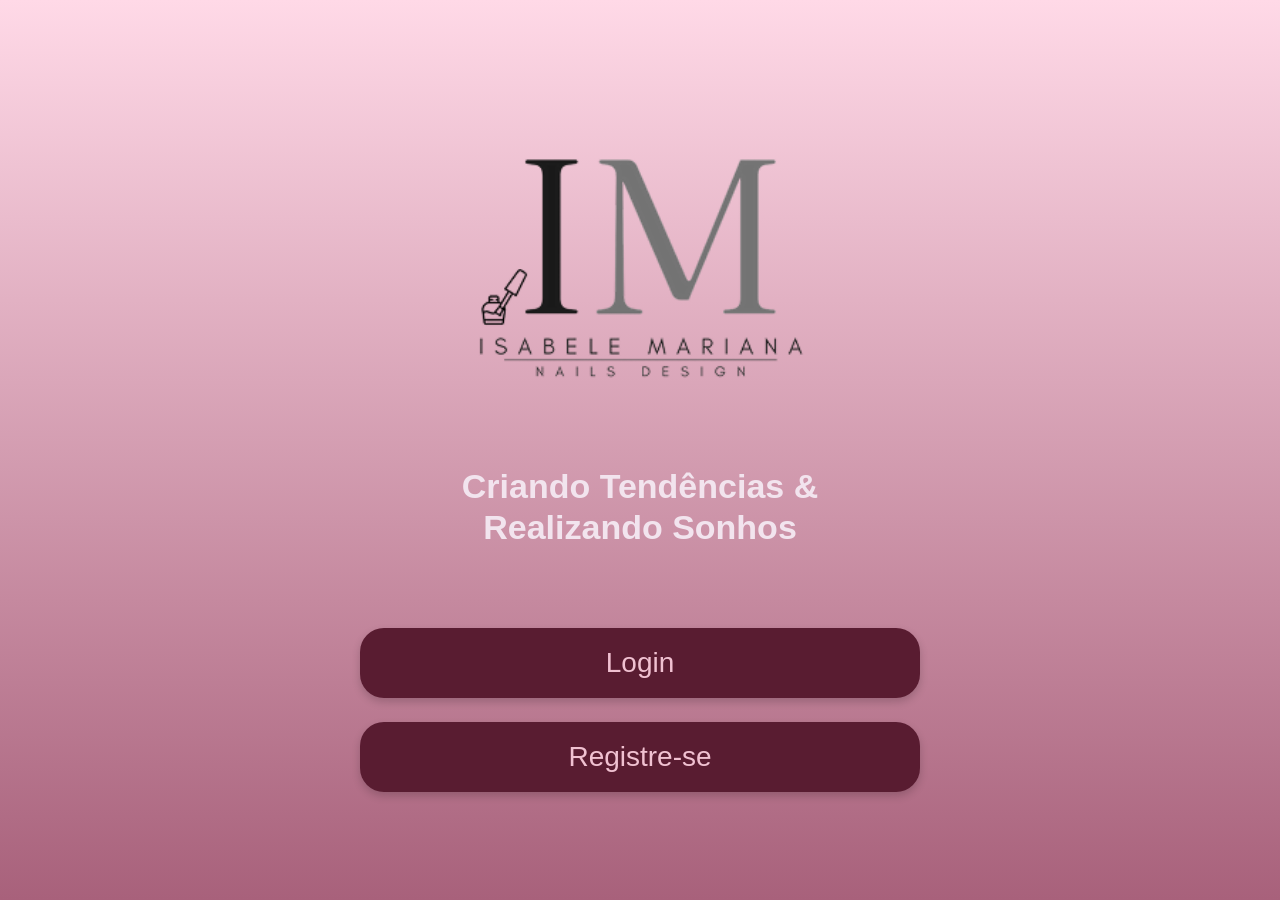
<file: index.html>
<!DOCTYPE html>
<html lang="pt-BR">

<head>
  <meta charset="UTF-8">
  <meta name="viewport" content="width=device-width, initial-scale=1.0">
  <link rel="stylesheet" href="style.css">
  <title>Aplicativo Isabele Mariana</title>
</head>

<body>
  <div class="container">
    <div class="logo-section">
      <img src="assets/image 1.png" alt="IM Isabele Mariana Nails Design" class="logo-image">

    </div>

    <div class="tagline-section">
      <p class="tagline">Criando Tendências & Realizando Sonhos</p>
    </div>

    <div class="buttons-section">
      <a href="Login.html" class="btn btn-login">Login</a>
      <a href="registro.html" class="btn btn-register">Registre-se</a>
    </div>
  </div>
</body>

</html>
</file>
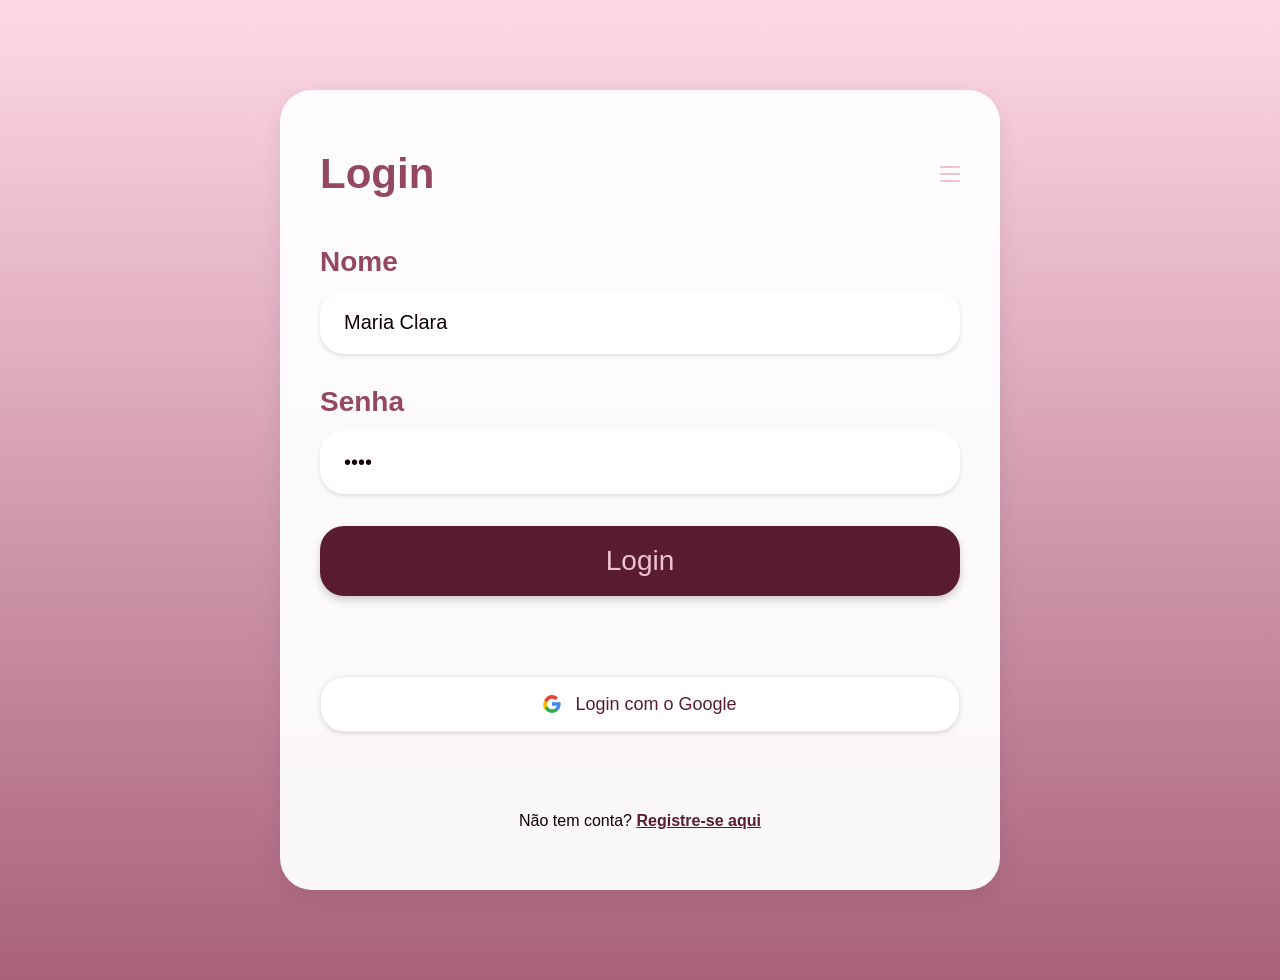
<file: dashboard.html>
<!DOCTYPE html>
<html lang="pt-BR">

<head>
  <meta charset="UTF-8">
  <meta name="viewport" content="width=device-width, initial-scale=1.0">
  <link rel="stylesheet" href="style.css">
  <title>Dashboard - Aplicativo Isabele Mariana</title>
</head>

<body>
  <div class="container">
    <div class="dashboard-header">
      <div class="logo-section">
        <img src="assets/image 1.png" alt="IM Isabele Mariana Nails Design" class="logo-image">
      </div>
      
      <button class="btn-logout" onclick="handleLogout()">Sair</button>
    </div>

    <div class="dashboard-content">
      <h1 id="user-greeting">Bem-vindo!</h1>
      
      <div class="dashboard-info">
        <div class="user-info">
          <h2>Informações da Conta</h2>
          <p><strong>Nome:</strong> <span id="user-name">-</span></p>
          <p><strong>Email:</strong> <span id="user-email">-</span></p>
          <p><strong>Foto:</strong></p>
          <img id="user-picture" src="" alt="Foto de perfil" class="user-picture">
        </div>

        <div class="booking-section">
          <h2>Agendar Serviço</h2>
          <p>Use o botão abaixo para seguir ao agendamento.</p>
          <button class="btn btn-login" onclick="window.location.href='principal.html'">Agendar Serviço</button>
        </div>
      </div>
    </div>
  </div>

  <script src="https://accounts.google.com/gsi/client" async defer></script>
  <script src="auth.js"></script>
  <script>
    // Carregar dados do usuário
    document.addEventListener('DOMContentLoaded', function() {
      const userData = checkAuth();
      
      if (!userData) {
        // Redirecionar para login se não autenticado
        window.location.href = 'Login.html';
        return;
      }
      
      // Preencher informações do usuário
      document.getElementById('user-greeting').textContent = `Bem-vindo, ${userData.given_name}!`;
      document.getElementById('user-name').textContent = userData.name;
      document.getElementById('user-email').textContent = userData.email;
      
      if (userData.picture) {
        document.getElementById('user-picture').src = userData.picture;
      }
    });
  </script>
</body>

</html>
</file>
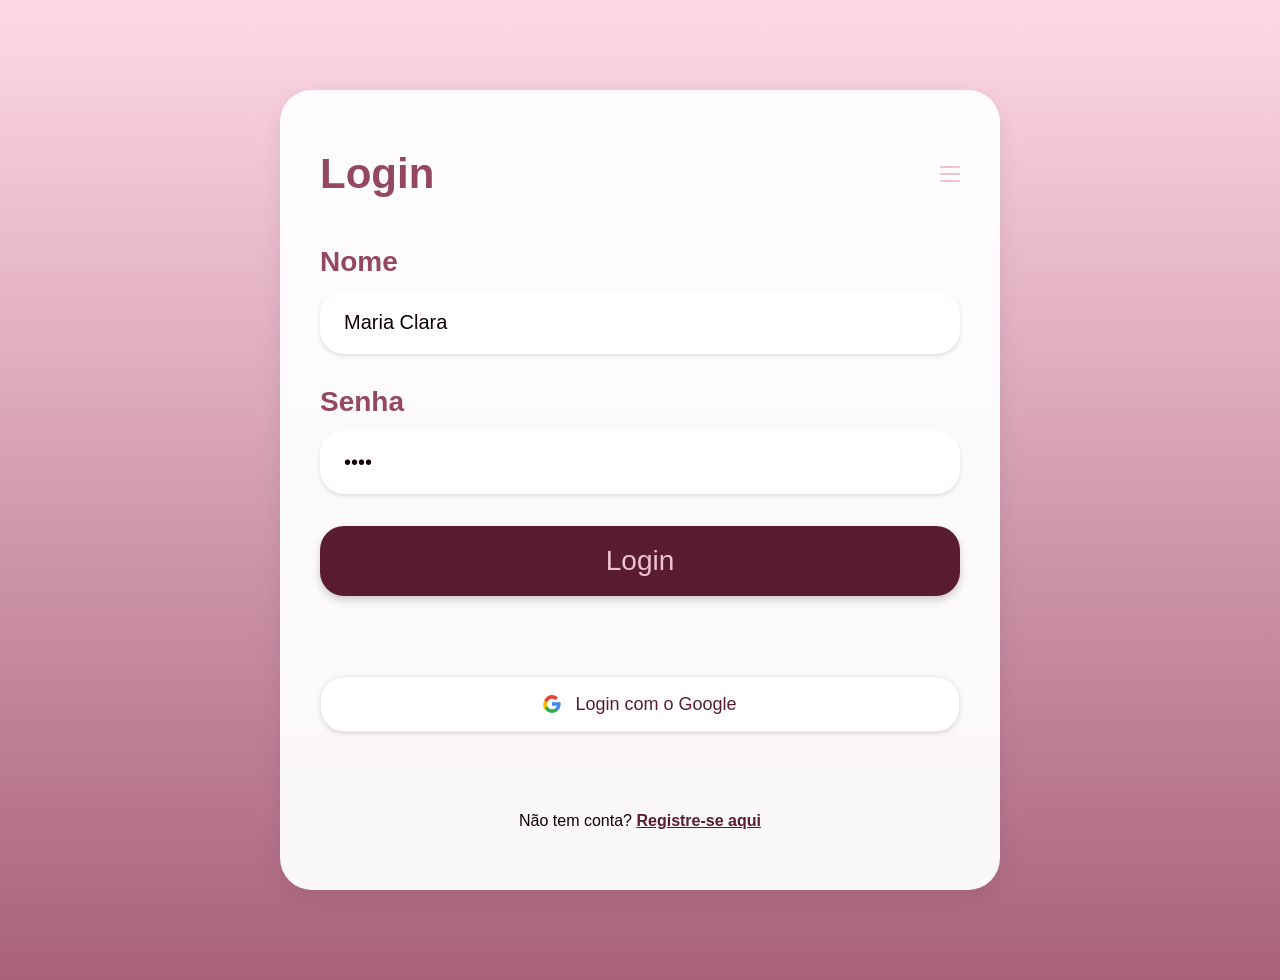
<file: Login.html>
<!DOCTYPE html>
<html lang="pt-BR">

<head>
  <meta charset="UTF-8">
  <meta name="viewport" content="width=device-width, initial-scale=1.0">
  <link rel="stylesheet" href="style.css">
  <title>Login</title>
</head>

  <div class="login-page">
    <div class="login-container">
      <header class="login-header">
        <h1>Login</h1>
        <div class="menu-icon" aria-hidden="true">
          <span></span>
          <span></span>
          <span></span>
        </div>
      </header>

      <form id="loginForm" class="login-form" onsubmit="return handleLocalLogin(event)">
        <div class="form-group">
          <label class="field-label" for="nome">Nome</label>
          <input id="nome" name="nome" type="text" class="input-field" value="Maria Clara" required>
        </div>

        <div class="form-group">
          <label class="field-label" for="senha">Senha</label>
          <input id="senha" name="senha" type="password" class="input-field" value="1234" required>
        </div>

        <button type="submit" class="btn btn-login">Login</button>
      </form>

      <button type="button" class="btn btn-google" onclick="handleGoogleLogin()">
        <span class="google-icon" aria-hidden="true">
          <svg width="18" height="18" viewBox="0 0 18 18" fill="none" xmlns="http://www.w3.org/2000/svg">
            <path d="M17.64 9.20454C17.64 8.56636 17.5782 7.95545 17.4627 7.37273H9V10.82H13.8436C13.6764 11.9255 13.0773 12.8445 12.1336 13.4473V15.5627H14.8682C16.63 13.9991 17.64 11.8 17.64 9.20454Z" fill="#4285F4" />
            <path d="M9 18C11.43 18 13.4327 17.1418 14.8682 15.5627L12.1336 13.4473C11.3218 14.0118 10.2527 14.3227 9 14.3227C6.66545 14.3227 4.71636 12.7764 4.17636 10.6027H1.34273V12.7973C2.77727 15.9818 5.71636 18 9 18Z" fill="#34A853" />
            <path d="M4.17636 10.6027C4.04545 10.1027 3.96 9.57273 3.96 9.02273C3.96 8.47273 4.04545 7.94273 4.17636 7.44273V5.24727H1.34273C0.617273 6.72727 0.18 8.32727 0.18 9.99727C0.18 11.6673 0.617273 13.2673 1.34273 14.7473L4.17636 10.6027Z" fill="#FBBC05" />
            <path d="M9 3.67727C10.3655 3.67727 11.5782 4.17273 12.4991 5.08273L15.0064 2.57545C13.4264 0.981818 11.43 0 9 0C5.71636 0 2.77727 2.01818 1.34273 5.20273L4.17636 7.44273C4.71636 5.26909 6.66545 3.67727 9 3.67727Z" fill="#EA4335" />
          </svg>
        </span>
        Login com o Google
      </button>

      <p class="login-footer">Não tem conta? <a href="registro.html" class="login-link">Registre-se aqui</a></p>
    </div>
  </div>

  <script src="auth.js"></script>
  <script src="https://accounts.google.com/gsi/client" async defer onload="initializeGoogleSignIn()"></script>
</body>

</html>
</file>
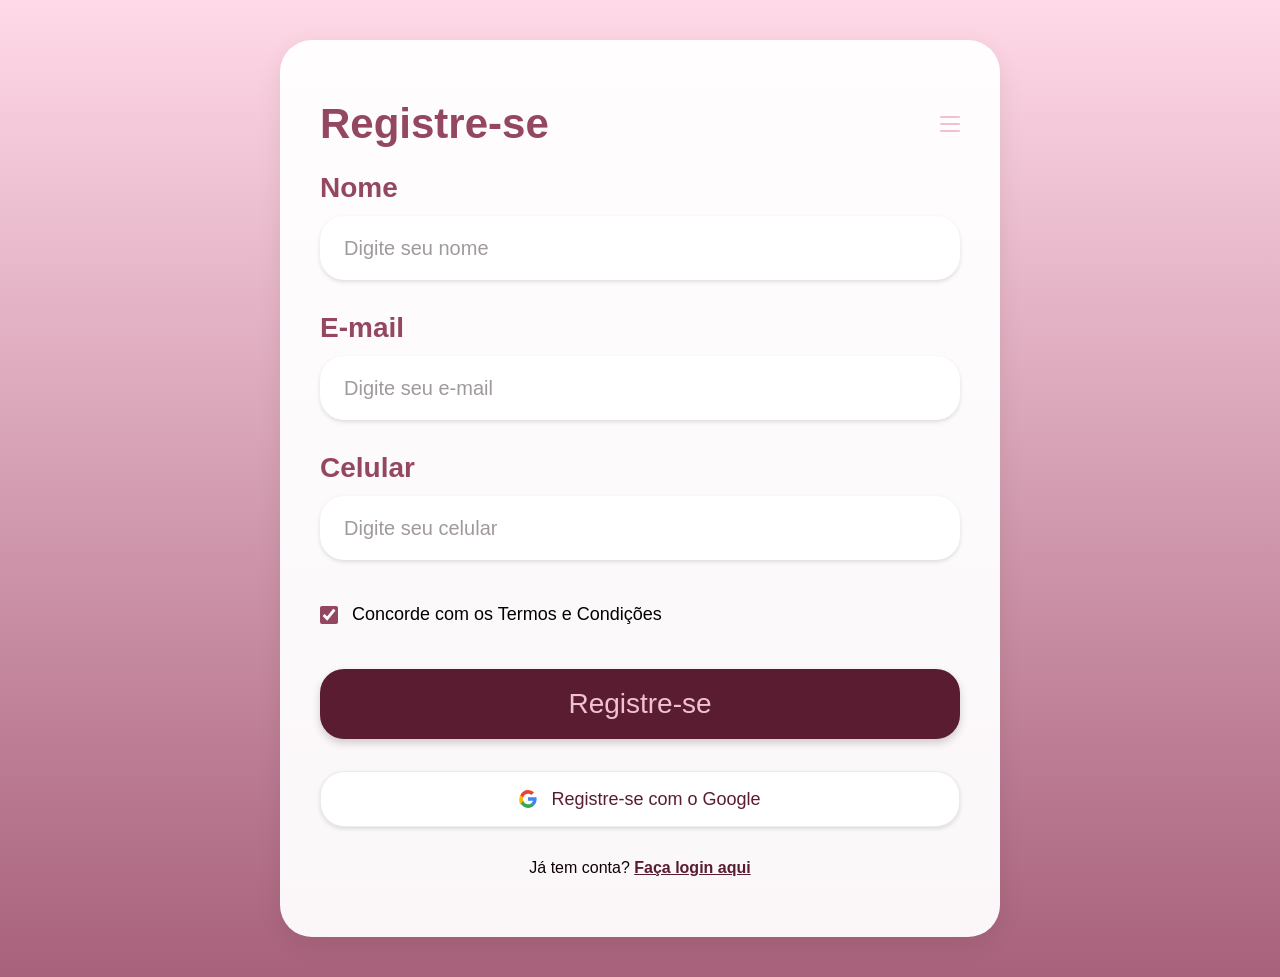
<file: registro.html>
<!DOCTYPE html>
<html lang="pt-BR">

<head>
  <meta charset="UTF-8">
  <meta name="viewport" content="width=device-width, initial-scale=1.0">
  <link rel="stylesheet" href="style.css">
  <title>Registre-se</title>
</head>

<body>
  <div class="register-page">
    <div class="register-container">
      <header class="register-header">
        <h1>Registre-se</h1>
        <div class="menu-icon" aria-hidden="true">
          <span></span>
          <span></span>
          <span></span>
        </div>
      </header>

      <form class="register-form">
        <div class="form-group">
          <label class="field-label" for="nome">Nome</label>
          <input id="nome" name="nome" type="text" class="input-field" placeholder="Digite seu nome">
        </div>

        <div class="form-group">
          <label class="field-label" for="email">E-mail</label>
          <input id="email" name="email" type="email" class="input-field" placeholder="Digite seu e-mail">
        </div>

        <div class="form-group">
          <label class="field-label" for="celular">Celular</label>
          <input id="celular" name="celular" type="tel" class="input-field" placeholder="Digite seu celular">
        </div>

        <label class="checkbox-label">
          <input type="checkbox" checked>
          <span>Concorde com os Termos e Condições</span>
        </label>

        <button type="submit" class="btn btn-register">Registre-se</button>
      </form>

      <button type="button" class="btn btn-google" onclick="handleGoogleLogin()">
        <span class="google-icon" aria-hidden="true">
          <svg width="18" height="18" viewBox="0 0 18 18" fill="none" xmlns="http://www.w3.org/2000/svg">
            <path d="M17.64 9.20454C17.64 8.56636 17.5782 7.95545 17.4627 7.37273H9V10.82H13.8436C13.6764 11.9255 13.0773 12.8445 12.1336 13.4473V15.5627H14.8682C16.63 13.9991 17.64 11.8 17.64 9.20454Z" fill="#4285F4" />
            <path d="M9 18C11.43 18 13.4327 17.1418 14.8682 15.5627L12.1336 13.4473C11.3218 14.0118 10.2527 14.3227 9 14.3227C6.66545 14.3227 4.71636 12.7764 4.17636 10.6027H1.34273V12.7973C2.77727 15.9818 5.71636 18 9 18Z" fill="#34A853" />
            <path d="M4.17636 10.6027C4.04545 10.1027 3.96 9.57273 3.96 9.02273C3.96 8.47273 4.04545 7.94273 4.17636 7.44273V5.24727H1.34273C0.617273 6.72727 0.18 8.32727 0.18 9.99727C0.18 11.6673 0.617273 13.2673 1.34273 14.7473L4.17636 10.6027Z" fill="#FBBC05" />
            <path d="M9 3.67727C10.3655 3.67727 11.5782 4.17273 12.4991 5.08273L15.0064 2.57545C13.4264 0.981818 11.43 0 9 0C5.71636 0 2.77727 2.01818 1.34273 5.20273L4.17636 7.44273C4.71636 5.26909 6.66545 3.67727 9 3.67727Z" fill="#EA4335" />
          </svg>
        </span>
        Registre-se com o Google
      </button>

      <p class="login-footer">Já tem conta? <a href="Login.html" class="login-link">Faça login aqui</a></p>
    </div>
  </div>

  <script src="auth.js"></script>
  <script src="https://accounts.google.com/gsi/client" async defer onload="initializeGoogleSignIn()"></script>
</body>

</html>
</file>
<file: style.css>
* {
  margin: 0;
  padding: 0;
  box-sizing: border-box;
}

body {
  font-family: "Segoe UI", Tahoma, Geneva, Verdana, sans-serif;
  background: linear-gradient(to bottom, #ffd9e7, #a8617b);
  min-height: 100vh;
  display: flex;
  align-items: center;
  justify-content: center;
  padding: 40px 20px;
}

a {
  text-decoration: none;
  color: inherit;
}

.container {
  width: 100%;
  max-width: 720px;
  display: flex;
  flex-direction: column;
  align-items: center;
  gap: 80px;
}

.logo-section {
  display: flex;
  flex-direction: column;
  align-items: center;
  gap: 12px;
  margin-top: 40px;
}

.logo-image {
  width: 340px;
  max-width: 100%;
  height: auto;
  object-fit: contain;
}

.logo-text {
  font-size: 26px;
  font-weight: 600;
  letter-spacing: 10px;
  color: #110107;
  margin-top: 12px;
}

.logo-subtitle {
  font-size: 14px;
  font-weight: 400;
  letter-spacing: 2px;
  color: #110107;
}

.tagline-section {
  display: flex;
  justify-content: center;
  width: 100%;
}

.tagline {
  font-size: 34px;
  font-weight: 600;
  color: #f2e4ee;
  text-align: center;
  line-height: 1.2;
  max-width: 520px;
}

.buttons-section {
  display: flex;
  flex-direction: column;
  gap: 24px;
  width: 100%;
  max-width: 560px;
}

.btn {
  width: 100%;
  height: 70px;
  border: none;
  border-radius: 24px;
  font-size: 28px;
  font-weight: 400;
  font-family: "Segoe UI", Tahoma, Geneva, Verdana, sans-serif;
  cursor: pointer;
  box-shadow: 0px 4px 8px rgba(0, 0, 0, 0.18);
  transition: transform 0.2s ease, opacity 0.2s ease;
  display: inline-flex;
  justify-content: center;
  align-items: center;
}

.btn-login,
.btn-register {
  background-color: #591c31;
  color: #f0c1d1;
}

.btn-login:hover,
.btn-register:hover {
  opacity: 0.9;
  transform: translateY(-2px);
}

.login-page {
  width: 100%;
  min-height: 100vh;
  display: flex;
  align-items: center;
  justify-content: center;
  padding: 40px 20px;
}

.login-container {
  width: 100%;
  max-width: 720px;
  display: flex;
  flex-direction: column;
  gap: 48px;
  padding: 60px 40px;
  background: rgba(255, 255, 255, 0.95);
  border-radius: 32px;
  box-shadow: 0px 8px 24px rgba(0, 0, 0, 0.08);
}

.login-header {
  width: 100%;
  display: flex;
  justify-content: space-between;
  align-items: center;
}

.login-header h1 {
  font-size: 42px;
  font-weight: 600;
  color: #934761;
}

.menu-icon {
  display: flex;
  flex-direction: column;
  gap: 5px;
}

.menu-icon span {
  width: 20px;
  height: 2px;
  background: #f0c1d1;
  border-radius: 4px;
}

.login-form {
  display: flex;
  flex-direction: column;
  gap: 32px;
}

.form-group {
  display: flex;
  flex-direction: column;
  gap: 12px;
}

.form-group .btn-login,
.form-group .btn-register {
  height: 64px;
  font-size: 24px;
  margin-top: 8px;
}

.field-label {
  font-size: 28px;
  font-weight: 700;
  color: #934761;
}

.input-field {
  width: 100%;
  height: 64px;
  background: #ffffff;
  border: none;
  border-radius: 24px;
  box-shadow: 0px 2px 4px rgba(0, 0, 0, 0.12);
  padding: 0 24px;
  font-size: 20px;
  color: #110107;
}

.input-field::placeholder {
  color: rgba(17, 1, 7, 0.4);
}

.btn-google {
  width: 100%;
  height: 56px;
  display: inline-flex;
  align-items: center;
  justify-content: center;
  gap: 14px;
  background: #ffffff;
  color: #591c31;
  font-size: 18px;
  font-weight: 500;
  border: 1px solid rgba(145, 128, 140, 0.16);
  border-radius: 24px;
  box-shadow: 0px 2px 4px rgba(0, 0, 0, 0.12);
  margin-top: 32px;
  transition: transform 0.2s ease, background 0.2s ease, opacity 0.2s ease;
  white-space: nowrap;
}

.btn-google:hover {
  background: #f6e6ec;
  transform: translateY(-1px);
  opacity: 0.95;
}

.google-icon {
  display: inline-flex;
  align-items: center;
  justify-content: center;
}

.principal-page {
  width: 100%;
  min-height: 100vh;
  display: flex;
  align-items: center;
  justify-content: center;
  padding: 40px 20px;
  background: #934761;
}

.principal-card {
  width: 100%;
  max-width: 420px;
  background: #934761;
  border-radius: 40px;
  padding: 24px 20px 18px;
  box-shadow: 0px 24px 60px rgba(0, 0, 0, 0.18);
  display: flex;
  flex-direction: column;
  gap: 28px;
}

.hero-row {
  display: flex;
  justify-content: space-between;
  align-items: center;
  gap: 18px;
}

.hero-copy {
  display: flex;
  flex-direction: column;
  gap: 10px;
}

.hero-title {
  font-size: 30px;
  font-weight: 600;
  color: #f0c1d1;
  margin: 0;
}

.hero-subtitle {
  font-size: 20px;
  font-weight: 300;
  color: #f2e4ee;
  margin: 0;
}

.hero-avatar {
  width: 100px;
  height: 100px;
  border-radius: 999px;
  overflow: hidden;
  border: 4px solid rgba(255, 255, 255, 0.24);
  box-shadow: 0px 10px 30px rgba(0, 0, 0, 0.18);
}

.hero-avatar img {
  width: 100%;
  height: 100%;
  object-fit: cover;
}

.search-card {
  width: 100%;
}

.search-wrapper {
  position: relative;
  width: 100%;
}

.search-input {
  width: 100%;
  height: 59px;
  border-radius: 20px;
  border: none;
  padding: 0 24px;
  font-size: 19px;
  color: #934761;
  background: #f6f6f6;
  box-shadow: 0px 2px 4px rgba(0, 0, 0, 0.25);
}

.search-input::placeholder {
  color: #934761;
  opacity: 0.8;
}

.search-icon {
  position: absolute;
  right: 18px;
  top: 50%;
  transform: translateY(-50%);
  display: inline-flex;
  align-items: center;
  justify-content: center;
}

.white-panel {
  width: 100%;
  background: #f6f6f6;
  border-radius: 40px 40px 20px 20px;
  padding: 24px 22px 28px;
}

.service-list {
  display: grid;
  gap: 16px;
}

.service-item {
  width: 100%;
  background: #ffffff;
  border: none;
  border-radius: 18px;
  padding: 16px 18px;
  display: flex;
  align-items: center;
  gap: 18px;
  cursor: pointer;
  transition: transform 0.2s ease, background 0.2s ease;
}

.service-item:hover {
  background: #f2d9e4;
}

.service-item.selected {
  background: #f2d9e4;
}
.service-thumb {
  width: 72px;
  height: 72px;
  border-radius: 18px;
  overflow: hidden;
  background: #934761;
}

.service-thumb img {
  width: 100%;
  height: 100%;
  object-fit: cover;
}

.service-label {
  font-size: 20px;
  font-weight: 700;
  color: #591c31;
  text-align: left;
}

.register-page {
  width: 100%;
  max-width: 720px;
  display: flex;
  justify-content: center;
  align-items: center;
}

.page-header {
  display: flex;
  justify-content: space-between;
  gap: 24px;
  align-items: flex-start;
  flex-wrap: wrap;
}

.eyebrow {
  margin-bottom: 12px;
  color: #934761;
  font-size: 16px;
  font-weight: 700;
  text-transform: uppercase;
  letter-spacing: 1.2px;
}

.page-title {
  font-size: 44px;
  font-weight: 700;
  color: #591c31;
  line-height: 1.05;
  max-width: 520px;
}

.page-subtitle {
  margin-top: 18px;
  font-size: 20px;
  line-height: 1.7;
  color: #60454f;
  max-width: 560px;
}

.status-chip {
  align-self: flex-start;
  background: rgba(89, 28, 49, 0.08);
  color: #591c31;
  border: 1px solid rgba(89, 28, 49, 0.12);
  border-radius: 999px;
  padding: 14px 18px;
  font-size: 14px;
  font-weight: 700;
  white-space: nowrap;
}

.selection-grid {
  display: grid;
  grid-template-columns: repeat(3, minmax(0, 1fr));
  gap: 18px;
}

.selection-card {
  background: #ffffff;
  border: 1px solid rgba(147, 71, 97, 0.12);
  border-radius: 28px;
  padding: 28px;
  min-height: 220px;
  display: flex;
  flex-direction: column;
  justify-content: space-between;
  transition: transform 0.2s ease, border-color 0.2s ease, box-shadow 0.2s ease;
  cursor: pointer;
}

.selection-card:hover {
  transform: translateY(-4px);
  border-color: #934761;
  box-shadow: 0px 18px 30px rgba(147, 71, 97, 0.12);
}

.card-badge {
  display: inline-flex;
  background: rgba(147, 71, 97, 0.08);
  color: #934761;
  border-radius: 999px;
  padding: 10px 14px;
  font-size: 13px;
  font-weight: 700;
  margin-bottom: 16px;
}

.card-title {
  font-size: 24px;
  font-weight: 700;
  color: #591c31;
  margin-bottom: 14px;
}

.card-desc {
  font-size: 16px;
  line-height: 1.75;
  color: #68515f;
  flex: 1;
}

.card-footer {
  display: flex;
  justify-content: space-between;
  align-items: center;
  gap: 12px;
  margin-top: 22px;
}

.card-pill {
  background: rgba(89, 28, 49, 0.08);
  color: #591c31;
  border-radius: 999px;
  padding: 10px 14px;
  font-size: 14px;
  font-weight: 700;
}

.card-meta {
  font-size: 14px;
  color: #7f5f6f;
}

.info-panel {
  background: rgba(255, 227, 236, 0.75);
  border: 1px solid rgba(147, 71, 97, 0.14);
  border-radius: 28px;
  padding: 26px 28px;
}

.info-panel h2 {
  font-size: 24px;
  color: #591c31;
  margin-bottom: 12px;
}

.info-panel p {
  font-size: 17px;
  line-height: 1.75;
  color: #664f59;
}

.actions-row {
  display: flex;
  gap: 18px;
  justify-content: flex-end;
  flex-wrap: wrap;
}

.btn-secondary {
  width: auto;
  min-width: 170px;
  background: #f6e6ec;
  color: #591c31;
  border: 1px solid rgba(147, 71, 97, 0.16);
}

.btn-primary {
  width: auto;
  min-width: 170px;
  background: #591c31;
  color: #fbe1eb;
}


.register-page {
  width: 100%;
  max-width: 720px;
  display: flex;
  justify-content: center;
  align-items: center;
}

.register-container {
  width: 100%;
  background: rgba(255, 255, 255, 0.95);
  border-radius: 32px;
  box-shadow: 0px 8px 24px rgba(0, 0, 0, 0.08);
  padding: 60px 40px;
}

.register-header {
  display: flex;
  justify-content: space-between;
  align-items: center;
  margin-bottom: 24px;
}

.register-header h1 {
  font-size: 42px;
  font-weight: 600;
  color: #934761;
}

.register-form {
  display: flex;
  flex-direction: column;
  gap: 32px;
}

.checkbox-label {
  display: flex;
  align-items: center;
  gap: 14px;
  color: #000000;
  font-size: 18px;
  font-weight: 500;
  margin: 12px 0;
}

.checkbox-label input {
  width: 18px;
  height: 18px;
  accent-color: #934761;
}

@media (max-width: 780px) {
  body {
    padding: 30px 18px;
  }

  .container {
    gap: 60px;
  }

  .logo-image {
    width: 280px;
  }

  .logo-text {
    font-size: 24px;
  }

  .tagline {
    font-size: 30px;
  }

  .btn {
    height: 64px;
    font-size: 24px;
  }

  .register-container {
    padding: 48px 32px 44px;
  }

  .register-header h1 {
    font-size: 36px;
  }

  .login-container {
    padding: 48px 32px 44px;
    gap: 40px;
  }

  .login-header h1 {
    font-size: 36px;
  }

  .field-label {
    font-size: 24px;
  }

  .input-field {
    height: 56px;
    font-size: 18px;
  }

  .form-group .btn-login,
  .form-group .btn-register {
    height: 56px;
    font-size: 20px;
  }

  .btn-google {
    height: 52px;
    font-size: 16px;
    margin-top: 28px;
  }
}

@media (max-width: 480px) {
  body {
    padding: 20px 12px;
  }

  .container {
    gap: 40px;
  }

  .logo-image {
    width: 240px;
  }

  .logo-text {
    font-size: 22px;
  }

  .tagline {
    font-size: 24px;
    max-width: 100%;
  }

  .btn {
    height: 56px;
    font-size: 20px;
  }

  .register-container {
    padding: 32px 24px 28px;
  }

  .register-header h1 {
    font-size: 28px;
  }

  .login-container {
    padding: 32px 24px 28px;
    gap: 32px;
  }

  .login-header h1 {
    font-size: 28px;
  }

  .field-label {
    font-size: 20px;
  }

  .input-field {
    height: 48px;
    font-size: 16px;
    padding: 0 16px;
  }

  .form-group .btn-login,
  .form-group .btn-register {
    height: 52px;
    font-size: 18px;
  }

  .btn-google {
    height: 48px;
    font-size: 14px;
    margin-top: 24px;
  }
}

/* Dashboard Styles */
.dashboard-header {
  width: 100%;
  display: flex;
  justify-content: space-between;
  align-items: center;
  margin-bottom: 40px;
  padding: 20px;
  background: rgba(255, 255, 255, 0.1);
  border-radius: 20px;
}

.dashboard-header .logo-section {
  margin: 0;
  flex: 1;
}

.dashboard-header .logo-image {
  width: 120px;
}

.btn-logout {
  padding: 12px 32px;
  background: #591c31;
  color: #f0c1d1;
  border: none;
  border-radius: 20px;
  font-size: 16px;
  font-weight: 600;
  cursor: pointer;
  transition: opacity 0.2s ease, transform 0.2s ease;
}

.btn-logout:hover {
  opacity: 0.9;
  transform: translateY(-2px);
}

.dashboard-content {
  width: 100%;
  background: rgba(255, 255, 255, 0.95);
  border-radius: 32px;
  padding: 40px;
  box-shadow: 0px 8px 24px rgba(0, 0, 0, 0.08);
}

.dashboard-content h1 {
  font-size: 40px;
  font-weight: 600;
  color: #591c31;
  margin-bottom: 32px;
}

.dashboard-content h2 {
  font-size: 28px;
  font-weight: 600;
  color: #934761;
  margin-bottom: 20px;
}

.dashboard-info {
  display: grid;
  grid-template-columns: 1fr 1fr;
  gap: 32px;
}

.user-info,
.booking-section {
  padding: 24px;
  background: #f9f5f7;
  border-radius: 16px;
}

.user-info p,
.booking-section p {
  font-size: 16px;
  color: #110107;
  margin-bottom: 12px;
}

.user-picture {
  width: 120px;
  height: 120px;
  border-radius: 50%;
  object-fit: cover;
  margin-top: 12px;
  border: 3px solid #591c31;
}

.login-footer {
  margin-top: 32px;
  text-align: center;
  font-size: 16px;
  color: #110107;
}

.login-link {
  color: #591c31;
  font-weight: 600;
  text-decoration: underline;
  cursor: pointer;
  transition: opacity 0.2s ease;
}

.login-link:hover {
  opacity: 0.8;
}

/* Google Sign-In Button Customization */
#google-signin-button {
  display: flex;
  justify-content: center;
  margin-top: 32px;
}

/* Responsive Dashboard */
@media (max-width: 780px) {
  .dashboard-header {
    flex-direction: column;
    gap: 20px;
    text-align: center;
  }

  .dashboard-header .logo-image {
    width: 100px;
  }

  .dashboard-content {
    padding: 32px 24px;
  }

  .dashboard-info {
    grid-template-columns: 1fr;
    gap: 24px;
  }

  .login-footer {
    margin-top: 24px;
    font-size: 14px;
  }
}

@media (max-width: 480px) {
  .dashboard-header {
    padding: 16px;
  }

  .dashboard-header .logo-image {
    width: 80px;
  }

  .btn-logout {
    padding: 10px 24px;
    font-size: 14px;
  }

  .dashboard-content {
    padding: 24px 16px;
  }

  .dashboard-content h1 {
    font-size: 28px;
    margin-bottom: 24px;
  }

  .dashboard-content h2 {
    font-size: 20px;
  }

  .dashboard-info {
    gap: 16px;
  }

  .user-info,
  .booking-section {
    padding: 16px;
  }

  .user-picture {
    width: 80px;
    height: 80px;
  }

  .login-footer {
    margin-top: 20px;
    font-size: 12px;
  }
}
</file>
